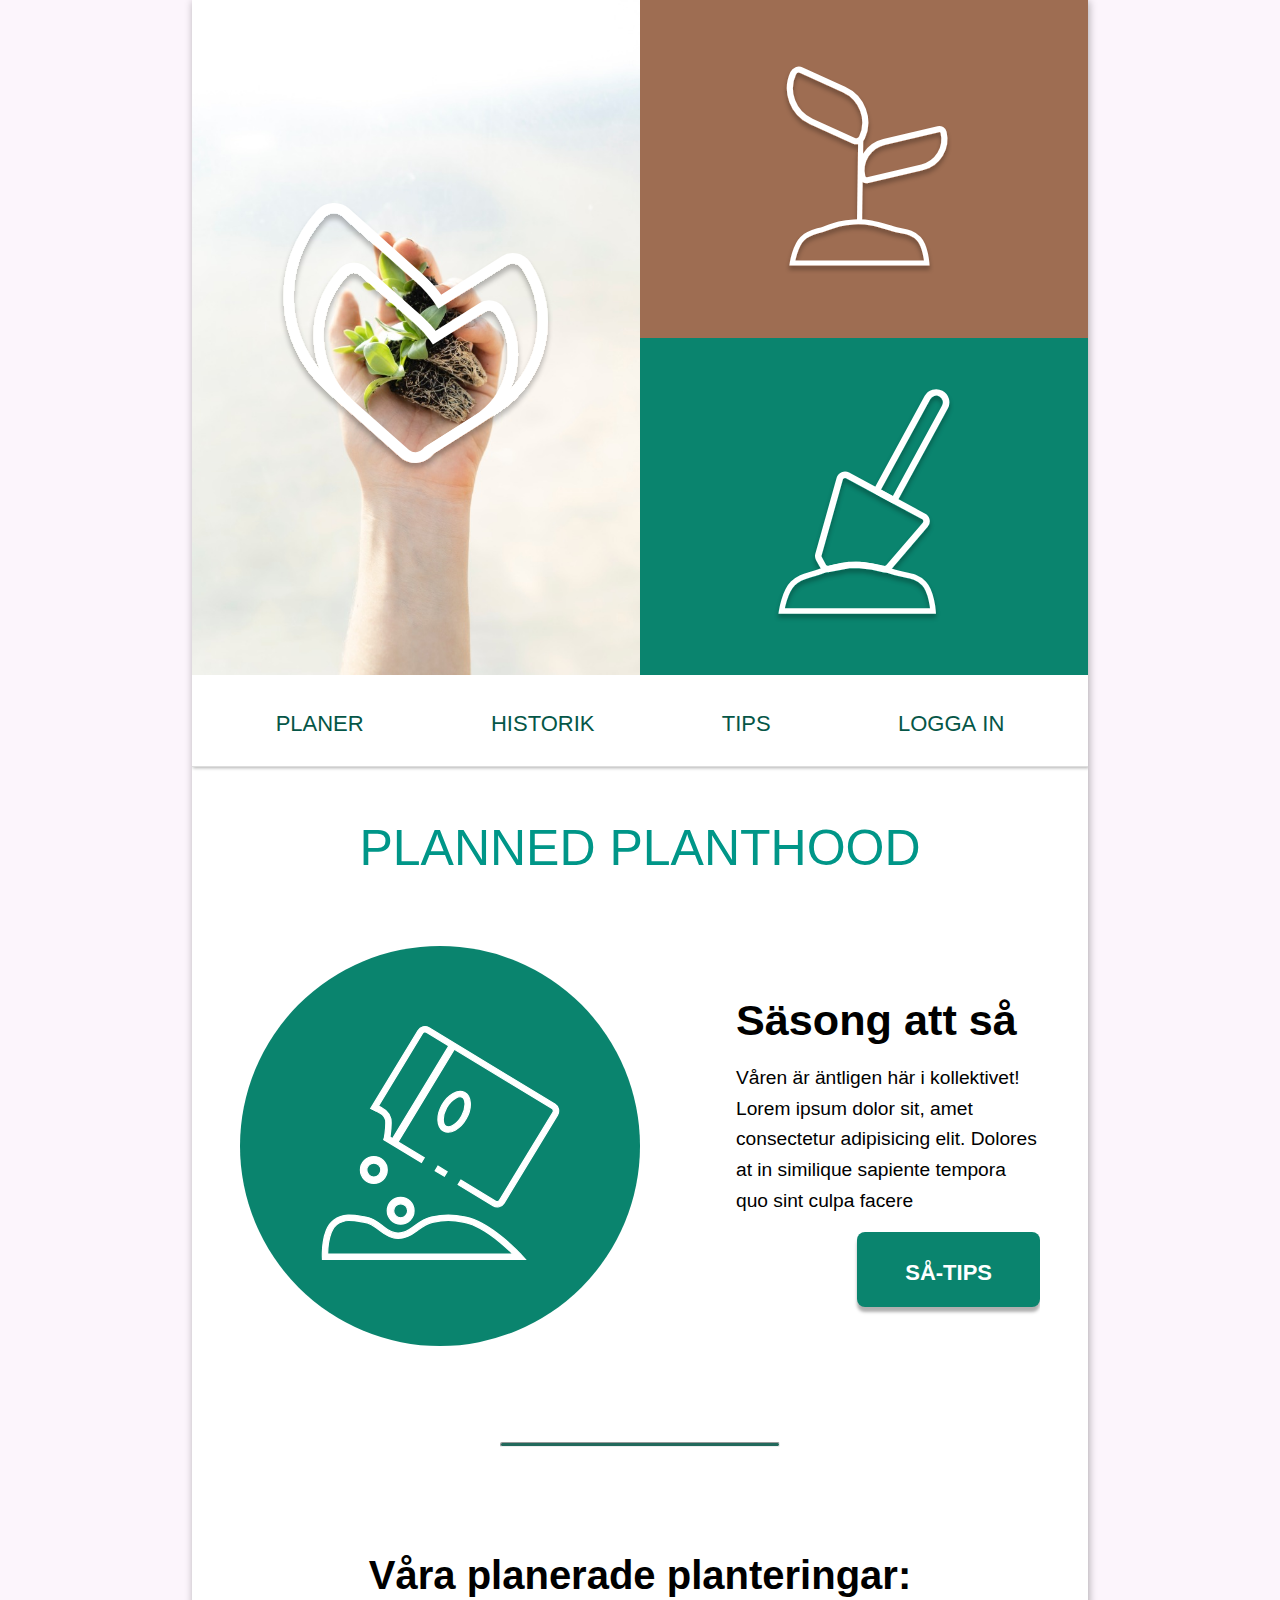
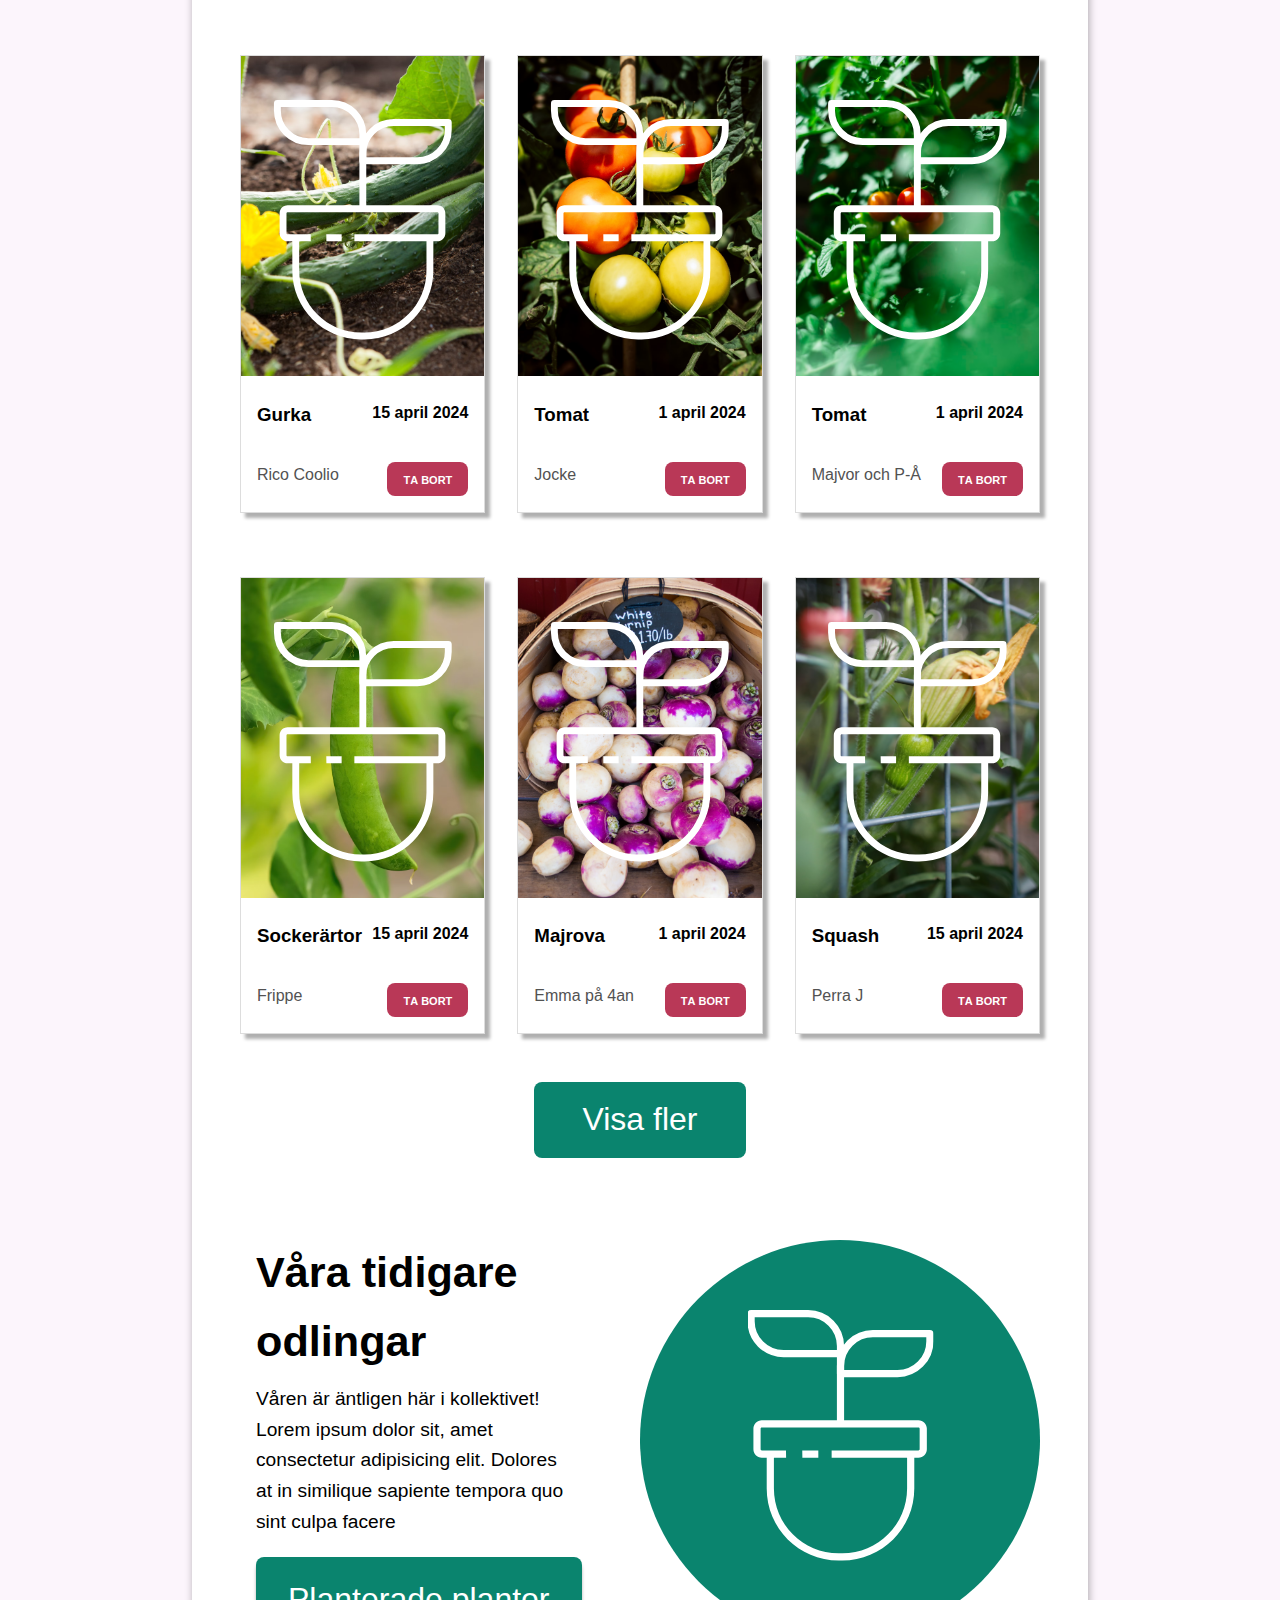
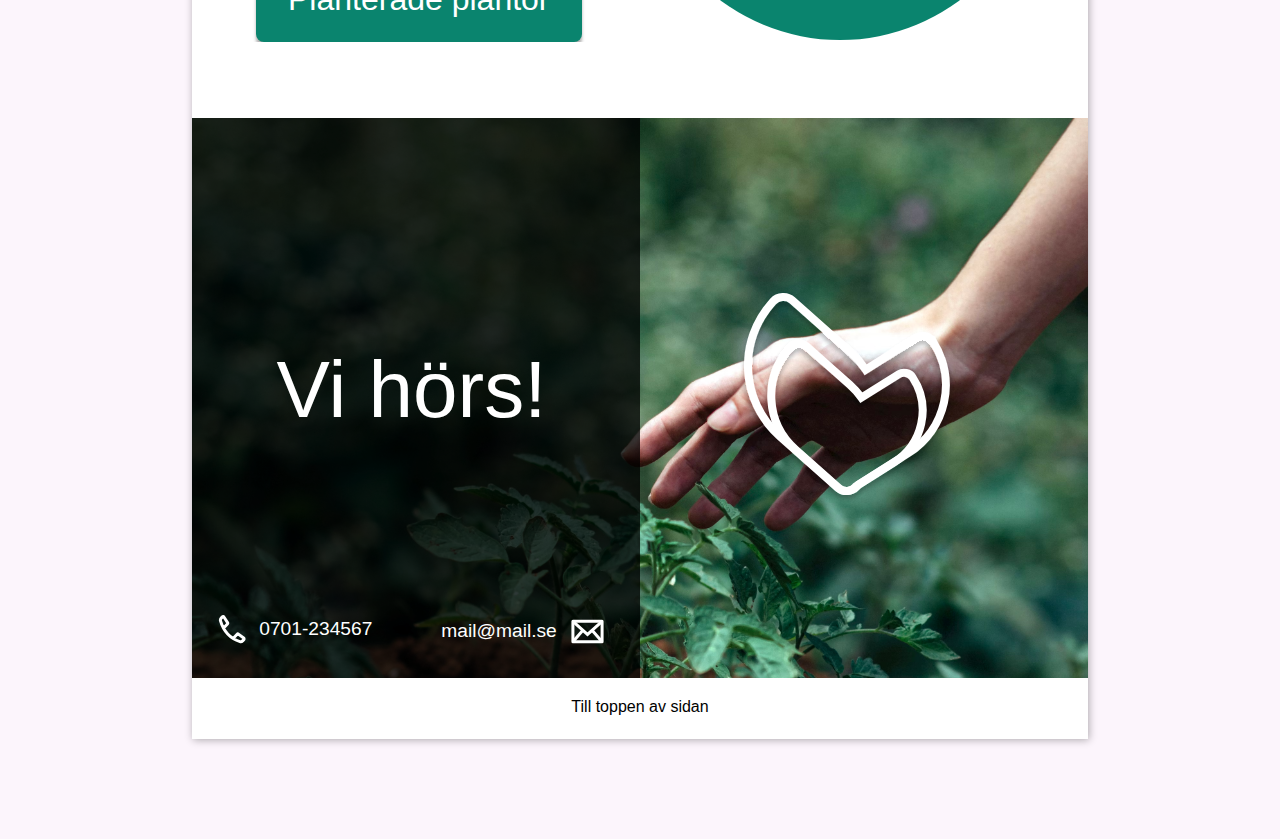
<file: index.html>
<!DOCTYPE html>
<html lang="en">

<head>
  <meta charset="UTF-8" />
  <meta name="viewport" content="width=device-width, initial-scale=1.0">
  <title>Planned Planthood</title>
  
  <link rel="stylesheet" href="styles.css">
  <link rel="stylesheet" href="https://cdnjs.cloudflare.com/ajax/libs/font-awesome/6.0.0-beta3/css/all.min.css">
</head>

<body>
  <div class="wrapper">
    <header class="header">
      <img src="./assets/images/hand.jpeg" alt="Header Image" class="header__image" />
      <img src="./assets/icons/Logo.svg" alt="Logo" class="header__center-icon" />
      
      <section class="header__icons">
          <figure class="header__section--first">
              <img src="./assets/icons/seedling.svg" alt="seedling" class="header__first-icon" />
          </figure>
          <figure class="header__section--second">
              <img src="./assets/icons/dig.svg" alt="dig" class="header__second-icon" />
          </figure>
      </section>
  
      <a href="./mina-sidor.html" class="header__menu-icon">
        <i class="fa-solid fa-bars"></i>
      </a>
  </header>
  

    <nav class="nav">
      <a href="#">Planer</a>
      <a href="#">Historik</a>
      <a href="#">Tips</a>
      <a href="./mina-sidor.html">Logga in</a>
    </nav>

    <main class="main-content">
      <section class="intro-section">
        <h1>Planned Planthood</h1>
        <article class="season">
          <section class="season__icon">
          <figure>
            <img src="./assets/icons/Vectorseedpackage.svg" alt="seedpackage" class="season__icon--icon"/>
          </figure>
          </section>
          <section class="season__content">
            <h2>Säsong att så</h2>
            <p>Våren är äntligen här i kollektivet!</p>
            <p>Lorem ipsum dolor sit, amet consectetur adipisicing elit. Dolores at in similique sapiente tempora quo sint culpa facere</p>
            <button class="btn btn--primary">Så-Tips</button>
          </section>
        </article>
      </section>
      <hr class="line-part">

      <section class="planned-section">
        <h2>Våra planerade planteringar:</h2>
        <section class="card-grid">
          <article class="card card--one">
            <figure class="image-container">
                <img class="image-container--fix" src="./assets/images/gurka.avif" alt="gurka" />
                <img class="icon-class" src="./assets/icons/plant.svg" alt="plant" />
            </figure>
            <section class="info-text">
            <h3>Gurka</h3>
            <p>15 april 2024</p>
            </section>
            <section class="info-btn">
            <p>Rico Coolio</p>
            <button class="btn btn--danger">Ta Bort</button>
            <i class="fas fa-trash-alt trash-icon"></i>
            </section>
        </article>
        
          <article class="card card--two">
            <figure class="image-container">
              <img class="image-container--fix" src="./assets/images/tomater.avif" alt="tomater" />
              <img class="icon-class" src="./assets/icons/plant.svg" alt="plant" />
            </figure>
            <section class="info-text">
              <h3>Tomat</h3>
              <p>1 april 2024</p>
              </section>
              <section class="info-btn">
              <p>Jocke</p>
              <button class="btn btn--danger">Ta Bort</button>
              <i class="fas fa-trash-alt trash-icon"></i>
            </section>
          </article>

          <article class="card card--three">
            <figure class="image-container">
              <img class="image-container--fix" src="./assets/images/tomat.avif" alt="tomat" />
              <img class="icon-class" src="./assets/icons/plant.svg" alt="plant" />
            </figure>
            <section class="info-text">
            <h3>Tomat</h3>
            <p>1 april 2024</p>
            </section>
            <section class="info-btn">
            <p>Majvor och P-Å</p>
            <button class="btn btn--danger">Ta Bort</button>
            <i class="fas fa-trash-alt trash-icon"></i>
          </section>
          </article>
          
          <article class="card card--four">
            <figure class="image-container">
              <img class="image-container--fix" src="./assets/images/ärta.avif" alt="ärta" />
              <img class="icon-class" src="./assets/icons/plant.svg" alt="plant" />
            </figure>
            <section class="info-text">
              <h3>Sockerärtor</h3>
              <p>15 april 2024</p>
              </section>
              <section class="info-btn">
                <p>Frippe</p>
              <button class="btn btn--danger">Ta Bort</button>
              <i class="fas fa-trash-alt trash-icon"></i>
            </section>
          </article>

          <article class="card card--five">
            <figure class="image-container">
            <img class="image-container--fix" src="./assets/images/lilagrönsak.avif" alt="lilagrönsak" />
            <img class="icon-class" src="./assets/icons/plant.svg" alt="plant" />
          </figure>
          <section class="info-text">
            <h3>Majrova</h3>
            <p>1 april 2024</p>
            </section>
            <section class="info-btn">
            <p>Emma på 4an</p>
            <button class="btn btn--danger">Ta Bort</button>
            <i class="fas fa-trash-alt trash-icon"></i>
          </section>
          </article>

          <article class="card card--six">
            <figure class="image-container">
            <img class="image-container--fix" src="./assets/images/cloesupväxt.avif" alt="cloesup växt" />
            <img class="icon-class" src="./assets/icons/plant.svg" alt="plant" />
          </figure>
          <section class="info-text">
            <h3>Squash</h3>
            <p>15 april 2024</p>
            </section>
            <section class="info-btn">
              <p>Perra J</p>
            <button class="btn btn--danger">Ta Bort</button>
            <i class="fas fa-trash-alt trash-icon"></i>
          </section>

          </article>
        </section>
        <button class="btn btn--read-more">Visa fler</button>
        </section>


      <section class="previous-section">
        <article class="old-stuff">
          <section class="old-stuff__icon">
          <figure>
            <img src="./assets/icons/plant.svg" alt="plant" class="old-stuff__icon--icon"/>
          </figure>
          </section>
          <section class="old-stuff__content">
            <h2>Våra tidigare odlingar</h2>
            <p>Våren är äntligen här i kollektivet!</p>
            <p>Lorem ipsum dolor sit, amet consectetur adipisicing elit. Dolores at in similique sapiente tempora quo sint culpa facere</p>
            <button class="btn btn--secondary">Planterade plantor</button>
          </section>
        </article>
      </section>
    </main>
    <footer class="footer">
      <section class="footer__content">
          <section class="footer__content--image">
              <div class="overlay"></div> 
              <section class="footer__content--text">     
                  <section class="footer-text">
                      <p>Vi hörs!</p>
                  </section> 
                  <section class="footer-numbers">
                      <p>
                        <img src="./assets/icons/telephone.svg" alt="Phone Icon" class="number-icon"> 0701-234567
                      </p>
                      <p>
                        mail@mail.se  <img src="./assets/icons/envelope.svg" alt="Envelope Icon" class="number-icon">
                      </p>
                  </section>
              </section>
              <img src="./assets/images/handsidan.avif" alt="Footer Image" class="content-image" />
              <img src="./assets/icons/Logo.svg" alt="Logo" class="content-icon" />
          </section>
      </section>
      <section class="toppen">
          <a href="#top" class="footer__top">Till toppen av sidan</a>
      </section>
  </footer>
  
  </div>
</body>

</html>
</file>
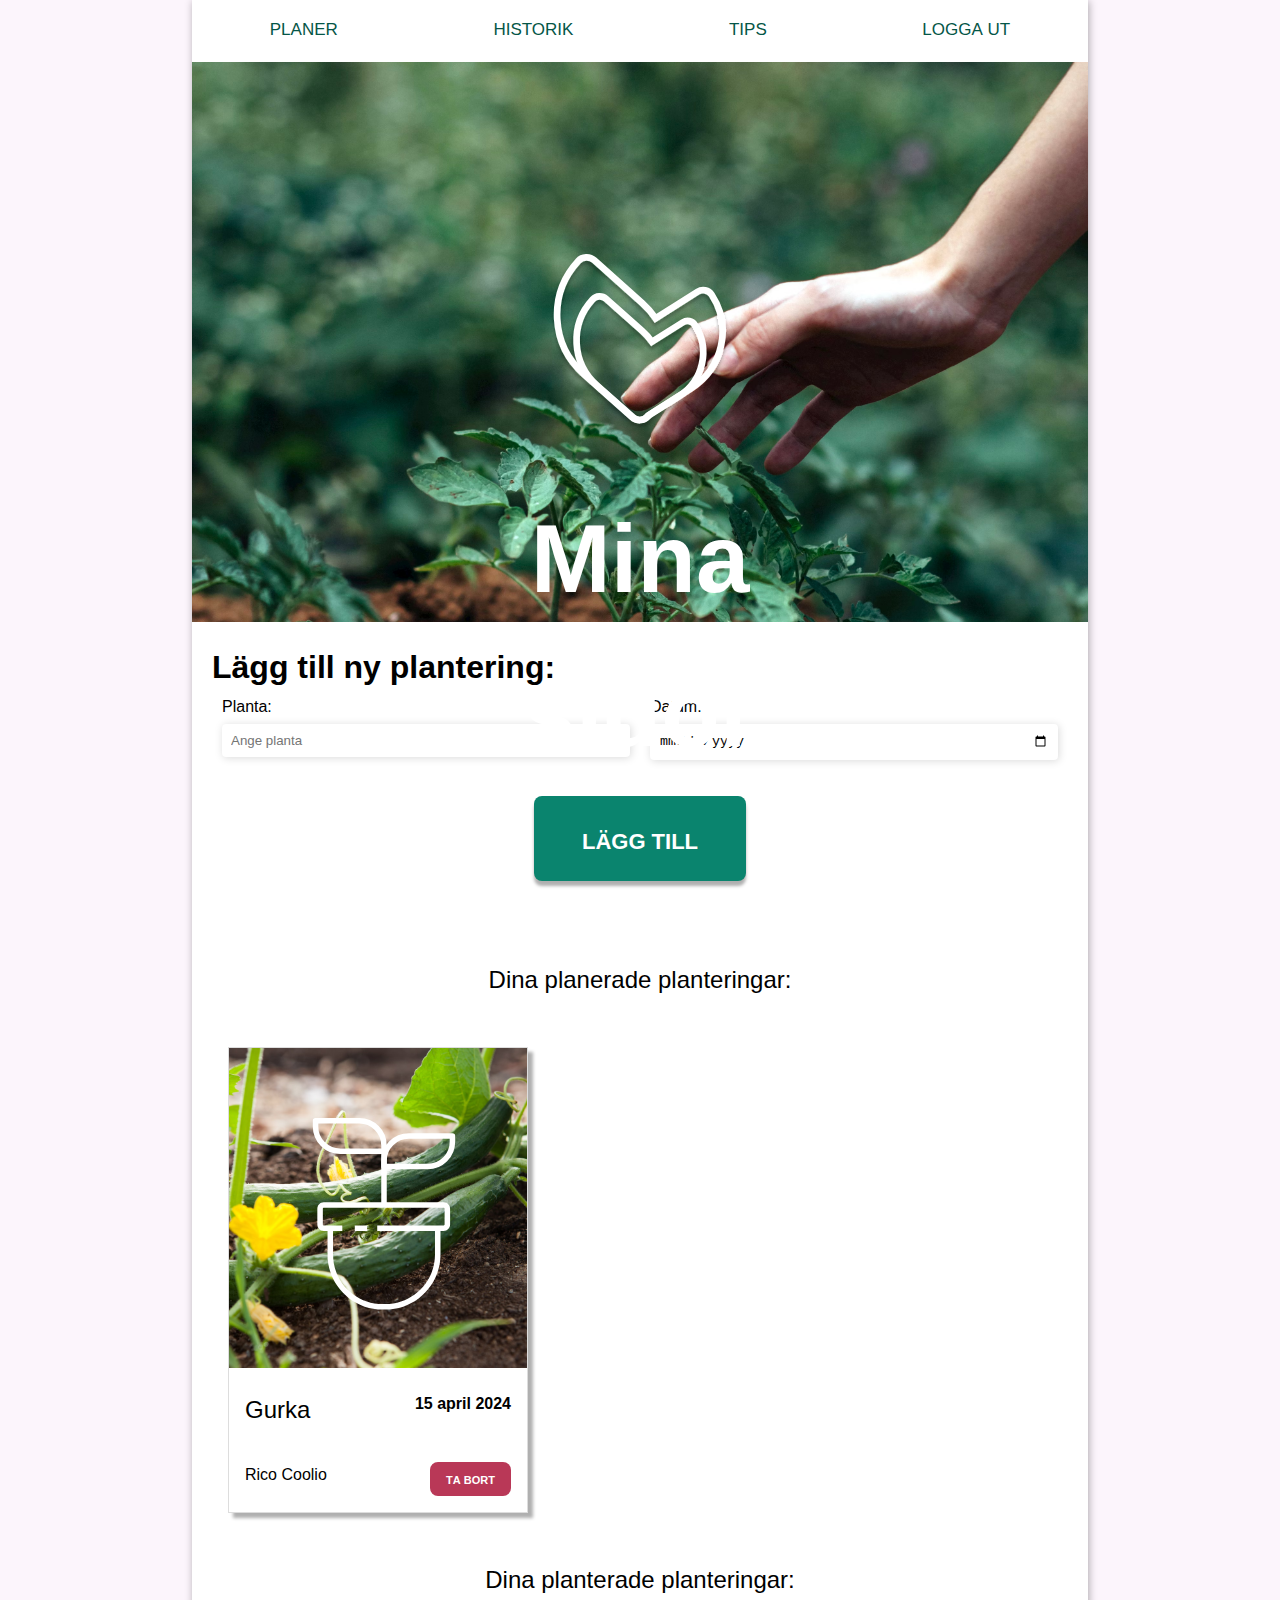
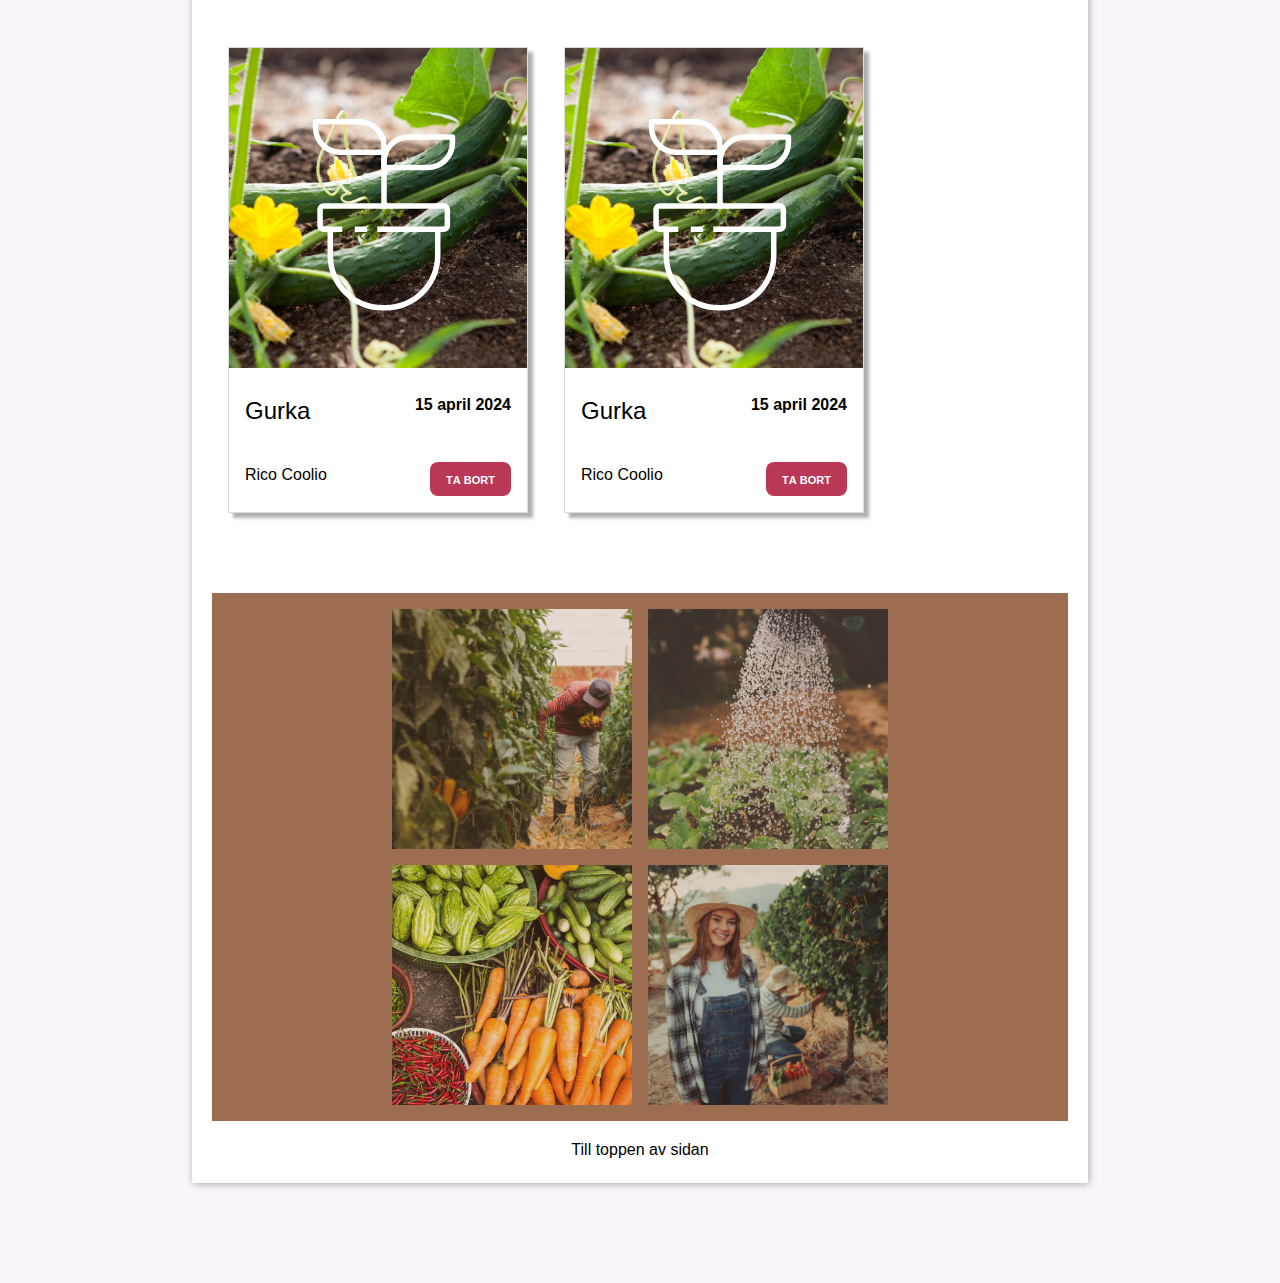
<file: mina-sidor.html>
<!DOCTYPE html>
<html lang="en">
    
<head>
    <meta charset="UTF-8">
    <meta name="viewport" content="width=device-width, initial-scale=1.0">
    <title>Document</title>
     
  <link rel="stylesheet" href="./mina-sidor.css">
  <link rel="stylesheet" href="https://cdnjs.cloudflare.com/ajax/libs/font-awesome/6.0.0-beta3/css/all.min.css">
</head>
<body>
    <div class="wrapper">
        <header class="header">
            <nav class="nav">
                <a href="#">Planer</a>
                <a href="#">Historik</a>
                <a href="#">Tips</a>
                <a href="./index.html">Logga ut</a>
              </nav>
              <section class="header__content">
              <img src="./assets/images/handsidan.avif" alt="Header Image" class="header-image" />
              <img src="./assets/icons/Logo.svg" alt="Center Icon" class="header-logo" />
              <section class="header-logo-text">
                <h1>Mina sidor</h1>
              </section>

              <a href="./index.html" class="header__menu-icon">
                <i class="fa-solid fa-bars"></i>
                </a>
              </section>
        </header>
    <main class="main-content">
            <h2>Lägg till ny plantering:</h2>
        <section class="plantering-section">
            <section class="input-row">
                <section class="input-group">
                    <label for="planta">Planta:</label>
                    <input type="text" id="planta" placeholder="Ange planta" />
                </section>
                <section class="input-group">
                    <label for="datum">Datum:</label>
                    <input type="date" id="datum" />
                </section>
            </section>
        </section>
        <section class="button-section">
            <button class="btn btn--primary">Lägg till</button>
        </section>
        <section class="plantering-text">
        <h3>Dina planerade planteringar:</h3>
        </section>
        <section class="plantor-section">
            <article class="card card--one">
                <figure class="image-container">
                    <img class="image-container--fix" src="./assets/images/gurka.avif" alt="Gurka" />
                    <img class="icon-class" src="./assets/icons/plant.svg" alt="plant" />
                </figure>
                <section class="info-text">
                    <h3>Gurka</h3>
                    <p>15 april 2024</p>
                </section>
                <section class="info-btn">
                    <p>Rico Coolio</p>
                    <button class="btn btn--danger">Ta Bort</button>
                    <i class="fas fa-trash-alt trash-icon"></i>
                </section>
            </article>
        </section>

        <section class="planterade-text">
            <h3>Dina planterade planteringar:</h3>
            </section>
            <section class="card-flex">
                <article class="card card--one">
                  <figure class="image-container">
                      <img class="image-container--fix" src="./assets/images/gurka.avif" alt="Gurka" />
                      <img class="icon-class" src="./assets/icons/plant.svg" alt="plant" />
                  </figure>
                  <section class="info-text">
                  <h3>Gurka</h3>
                  <p>15 april 2024</p>
                  </section>
                  <section class="info-btn">
                  <p>Rico Coolio</p>
                  <button class="btn btn--danger">Ta Bort</button>
                  <i class="fas fa-trash-alt trash-icon"></i>
                  </section>
              </article>

              <article class="card card--one">
                <figure class="image-container">
                    <img class="image-container--fix" src="./assets/images/gurka.avif" alt="Gurka" />
                    <img class="icon-class" src="./assets/icons/plant.svg" alt="plant" />
                </figure>
                <section class="info-text">
                <h3>Gurka</h3>
                <p>15 april 2024</p>
                </section>
                <section class="info-btn">
                <p>Rico Coolio</p>
                <button class="btn btn--danger">Ta Bort</button>
                <i class="fas fa-trash-alt trash-icon"></i>
                </section>
            </article>
            </section>

            <footer class="footer">
                <section class="footer__content">
                    <figure class="image-row">
                        <img src="./assets/images/plockar.avif" alt="Footer Image" class="content-image" />
                        <img src="./assets/images/vattenkanna.avif" alt="Footer Image" class="content-image" />
                    </figure>
                    <figure class="image-row">
                        <img src="./assets/images/massagrönsaker.avif" alt="Footer Image" class="content-image" />
                        <img src="./assets/images/tjejmedhatt.avif" alt="Footer Image" class="content-image" />
                    </figure>
                    <div class="overlay"></div>
                </section>
                <section class="toppen">
                    <a href="#top" class="footer__top">Till toppen av sidan</a>
                </section>
            </footer>
            
        </div>
    </main>

    </section>
</body>
</html>
</file>
<file: styles.css>
* {
    box-sizing: border-box;
    margin: 0;
    padding: 0;

}

body {
    font-family: Arial, sans-serif;
    line-height: 1.6;
    background-color: #FCF5FC;
}

.wrapper {
    margin-right: auto;
    margin-left: auto;
    max-width: 70%;
    background-color: #ffff;
    overflow: hidden;
    box-shadow: 1px 1px .5rem rgba(0, 0, 0, 0.315);
    margin-bottom: 100px;  
}

/* HEADER */
.header {
    display: grid;
    grid-template-columns: 50% 50%;
    height: 75vh;
    background-color: #f4f4f4;
    max-width: 100%;
    overflow: hidden;
    position: relative;
}

.header__section--first,
.header__section--second {
    display: flex;
    justify-content: center;
    align-items: center;
    max-width: 100%;
    max-height: 100%;
    overflow: hidden;
}

.header__section--first {
    background-color: #9E6D52;
}

.header__section--second {
    background-color: #0A846E;
}

.header__image {
    grid-column: 1 / 2;
    width: 100%;
    height: 100%;
    object-fit: cover;   
}

.header__icons {
    display: grid;
    grid-template-rows: 1fr 1fr;

}

.header__first-icon,
.header__second-icon {
    width: 40%;
    height: 80%;
}

.header__center-icon {
    position: absolute;
    top: 50%;
    left: 25%; 
    transform: translate(-50%, -50%);
    min-width: 40%;
    max-height: 40%;
  }

  header .header__menu-icon  {
    position: absolute; 
    top: 20px; 
    right: 20px; 
    font-size: 2rem; 
    color: #aaaaaa; 
    display: none;
}

/* NAV MENU */
.nav {
    display: flex;
    justify-content: space-around;
    background-color: #fff;
    padding: 20px;
    border-bottom: 1px solid #ddd;
    box-shadow: 1px 1px .2rem rgba(0, 0, 0, 0.315);
}

.nav a {
    color: #055647;
    text-decoration: none;
    font-size: 2rem;
 
    font-variant-caps: all-petite-caps;
}


.main-content {
    padding: 1rem;
    margin-left: 2rem;
    margin-right: 2rem;
}

/* PLANNED PLANTHOOD */
.intro-section {
    text-align: center;
    margin-bottom: 40px;
    max-width: 100%;

}
.intro-section h1 {
    color: #009688;
    font-size: 4.5rem;
    font-variant-caps:all-petite-caps;
    margin-bottom: 3rem;
    font-weight: 500;
}

.season {
    display: flex;
    flex-direction: row;
    align-items: center;
    gap: 5rem;
    max-width: 100%;
    overflow: hidden;

}
.season__icon {
    display: flex;
    justify-content: center;
    align-items: center;     
    background-color:#0A846E;
    min-height: 25rem;
    min-width: 25rem;
    border-radius: 100%;
}

.season img {
    max-width: 100%;
    position: relative;
    transform: scale(1.2); 
}

.season__content { 
    display: flex;
    flex-direction: column;
    justify-content: flex-start;
    align-items: flex-start;
    max-width: 100%;
    text-align: start;
    margin-left: 1rem;
}

.season__content h2 {
    font-size: 2.7rem;
    margin-bottom: .5rem;
}

.season__content p {
    font-size: 1.2rem;
}

/* KNAPPAR */
.btn {
    font-variant-caps:all-petite-caps;
    background-color: #0A846E;
    border: none;
    cursor: pointer;
    font-weight: bold;
    white-space: nowrap;
    font-size: 2rem;
    border-radius: .5rem;
    font-weight: 600;
    padding: 1.2rem 3rem;
}

.btn--primary {

    color: #fff;
    margin: 5% 0 0 auto;
    box-shadow: 0px 5px .2rem rgba(0, 0, 0, 0.315);
    font-size: 2rem;

}

.btn--secondary {
    color: #fff;
    padding: 1.5rem 2rem;
    margin-top: 5%;
    box-shadow: 0px 5px .2rem rgba(0, 0, 0, 0.315);
    font-variant-caps:normal;
    font-weight: 500;
}

.btn--danger {
    padding: .5rem 1rem;
    background-color: #B93857;
    color: #fff;
    font-size: 1rem;
    max-width: 45%;
}

.btn--read-more {
    color: #fff;
    font-variant-caps:normal;
    font-weight: 500;
}


/* DIV LINJE */
.line-part {
    width: 35%; 
    background: #22695C; 
    height: .3rem; 
    margin: 6rem auto 6rem auto;
    border-radius: 5px;

}

/* VÅRA PLANTOR GRID */
.planned-section {
    text-align: center;
    margin-bottom: 40px;
}

.planned-section h2 {
    font-size: 2.5rem;
    margin-bottom: 3rem;
}

.card-grid {

    display: grid;
    grid-template-columns: 1fr 1fr 1fr;
    grid-template-rows: auto;
    grid-template-areas: 
    "object-one object-two object-three"
    "object-four object-five object-six";
    column-gap: 2rem;
    row-gap: 4rem;
    margin-bottom: 3rem;


}

.card {
    background-color: #fff;
    border: 1px solid #ddd;
    box-shadow: 5px 5px .2rem rgba(0, 0, 0, 0.315);
    display: flex;
    flex-direction: column;
    align-content: center; 

}


.image-container {
    position: relative;
}

.image-container img {
    width: 100%;     
    height: 20rem; 
    
}
.image-container--fix {
    object-fit: cover; 
}

.icon-class {
    position: absolute; 
    top: 50%; 
    left: 50%; 
    transform: translate(-50%, -50%); 
    max-height: 15rem;
}

.info-text {
    display: flex;
    flex-direction: row;
    justify-content: space-between;
    margin: 1rem;
    font-weight: 600;
}

.info-btn {
    display: flex;
    flex-direction: row;
    justify-content: space-between;
    margin: 1rem;
}

.info-btn p {
    color: #525252;
}

.card--one {
    grid-area: object-one;
}

.card--two {
    grid-area: object-two;
}

.card--three {
    grid-area: object-three;
}

.card--four {
    grid-area: object-four;
}

.card--five {
    grid-area: object-five;
}

.card--six {
    grid-area: object-six;
}

.info-btn .trash-icon {
    font-size: 2rem; 
    display: none;
    color: #B93857;
}

/* VÅRA TIDIGARE ODLINGAR */
.previous-section {
    text-align: center;
    margin-bottom: 40px;
    max-width: 100%;

}
.previous-section h1 {
    color: #009688;
    font-size: 4.5rem;
    font-variant-caps:all-petite-caps;
    margin-bottom: 3rem;
    font-weight: 500;
}

.old-stuff {
    display: flex;
    flex-direction: row-reverse;
    align-items: center;
    max-width: 100%;
    overflow: hidden;
    margin-top: 5rem;
}
.old-stuff__icon {
    display: flex;
    justify-content: center;
    align-items: center;     
    background-color:#0A846E;
    min-height: 25rem;
    min-width: 25rem;
    border-radius: 100%;
}

.old-stuff img {
    max-width: 100%;
    position: relative;
    transform: scale(1.2); 
}

.old-stuff__content { 
    display: flex;
    flex-direction: column;
    justify-content: flex-start;
    align-items: flex-start;
    max-width: 100%;
    text-align: start;
    margin-left: 1rem; 

}

.old-stuff__content h2 {
    font-size: 2.7rem;
    margin-bottom: .5rem;
}

.old-stuff__content p {
    font-size: 1.2rem;
    text-align: start;
    padding-right: 20%;
}


/* FOOTER */
.footer {
    text-align: center;
    position: relative;
    padding: 20px 0;
}

.footer__content {
    position: relative;
    display: flex;
    flex-direction: column;
    justify-content: flex-start;
    height: 100%;
}

.footer__content--image {
    max-height: 35rem;
    overflow: hidden;
    display: flex;
    width: 100%;
    position: relative;
}

.overlay {
    position: absolute;
    left: 0;
    top: 0;
    width: 50%; 
    height: 100%;
    background-color: rgba(0, 0, 0, 0.781); 
    z-index: 1;
}

.footer__content--image .content-image {
    width: 100%;
    height: auto;
    object-fit: cover; 
}

.footer__content--text {
    position: absolute;
    left: 2%;
    top: 50%;
    transform: translateY(-50%);
    color: #fff;
    text-align: left;
    z-index: 2; 
    width: 45%; 
    display: flex;
    flex-direction: column;
}

.footer-text {
    text-align: left;
    margin-bottom: 1rem; 
    font-size: 5rem; 
    display: flex;
    justify-content: center;
}

.footer-numbers {
    position: absolute;
    top: 200%;
    left: 0;
    right: 0;
    display: flex;
    justify-content: space-between;
    color: #fff;
    font-size: 1.2rem;
}

.content-icon {
    position: absolute;
    right: 15%; 
    top: 50%;
    transform: translateY(-50%);
    max-height: 20rem;
    width: auto;
    z-index: 2;
}

.number-icon {
    height: auto;
    margin-right: .5rem;
    margin-left: .5rem; 
    vertical-align: middle; 
}

.footer__top {
    text-decoration: none;
    color: #000;
    margin-top: 1rem;
    display: block;
}


/* SCREEN 640-1250 */
@media screen and (min-width: 640px) and (max-width: 1250px) {
       
    .wrapper {
      max-width: 90%; 
      margin-left: auto;
      margin-right: auto;
    }
  
    .header {
      display: flex;
      flex-direction: column;
      height: auto;
    }

    .header__image {
        height: 25rem;
    }

    .header__center-icon {
        position: absolute;
        top: 25%;
        left: 50%; 
        transform: translate(-50%, -50%);
        max-width: 100%;
        
      }
      

      .header__icons {
        display: flex;
        flex-direction: row;
        width: 100%; 
        justify-content: space-between;
        background-color: inherit;
        
    }

    .header__section--first {
        width: 50%; ;
    }
    
    .header__section--second {
        width: 50%; 
    }


    .header .header__menu-icon {
        display: block; 
    }
    

    .nav {
        display: none;
    }


       
    .season {
        display: flex;
        flex-direction: column-reverse; 
        gap: 3rem; 
    }

    .season__icon {
        max-height: 15rem; 
        max-width: 100%;
        margin: 0 auto;
    }
  
    .season__content {
        align-items: center;
        text-align: center;
        margin-left: 0;
    }

    .btn {
        margin-left: 0; 
        margin-right: auto;
        margin-left: auto;
        padding: 1rem 2rem; 
    }

    .card-grid {
        display: grid;
        grid-template-columns: 1fr 1fr;
        grid-template-rows: auto;
        grid-template-areas: 
            "object-one object-two"
            "object-three object-four"
            "object-five object-six";
    }

    .btn--danger {
        display: none; 
    }

    .info-btn .trash-icon {
        display: block;
    }

    .old-stuff {
        display: flex;
        flex-direction: column;
        gap: 3rem; 
    }

    .old-stuff__icon {
        max-height: 15rem; 
        max-width: 100%;
        margin: 0 auto;
    }
  
    .old-stuff__content {
        align-items: center;
        text-align: center; 
        margin-left: 0; 
    }
    .old-stuff__content p {
        font-size: 1.2rem;
        text-align: start;
        padding-left: 20%;
    }
    
    .footer__content--image {
        position: relative; 
        max-height:  100%; 
    }

    .overlay {
        position: absolute;
        top: 50%;
        width: 100%;
        height: 50%;
        background-color: rgba(0, 0, 0, 0.781); 
        z-index: 1;
    }

    .footer__content--text {
        position: absolute;
        left: 50%;
        top: 70%; 
        transform: translate(-50%, -50%);
        color: #fff;
        text-align: center;
        z-index: 2; 
        width: 90%;
    }

    .footer-numbers {
        position: absolute;
        top: 250%;
        bottom: 0;
        left: 0;
        right: 0;
        display: flex;
        justify-content: space-between;
        color: #fff;
        font-size: 1.2rem;
        padding: 10px;
    }

    .content-icon {
        position: absolute;
        right: 25%; 
        top: 25%;
        transform: translateY(-50%);
        min-height: 25rem;
        max-height: 27rem;
        width: auto;
        z-index: 2;
    }
}

    @media screen and (min-width: 760px) and (max-width: 865px) {
        .content-icon {
            right: 15%; 
            top: 25%;
    }


}

@media screen and (min-width: 640px) and (max-width: 765px) {
    .footer-numbers {
        top: 210%;
    }

    .content-icon {
        right: 15%; 
        top: 25%;
}
}

  
/* SCREEN FÖR under 650px */
@media screen and (max-width: 650px) {
    .wrapper {
      max-width: 90%; 
      margin-left: auto;
      margin-right: auto;
    }
  
    .header {
      display: flex;
      flex-direction: column;
      height: auto;
    }

    .header__image {
        height: 25rem;
    }

    .header__center-icon {
        position: absolute;
        top: 35%;
        left: 50%; 
        transform: translate(-50%, -50%);
        max-width: 100%;
        
      }
      
      .header__icons {
        display: flex;
        flex-direction: row;
        width: 100%; 
        justify-content: space-between;
        background-color: inherit;
        
    }
    .header__section--first {
        width: 50%; ;
    }
    
    .header__section--second {
        width: 50%; 
    }

 .intro-section h1,
 .intro-section h2 {
        font-size: 2rem;

    }

    .header .header__menu-icon {
        display: block; 
    }

    .nav {
        display: none;
    }

       
    .season {
        display: flex;
        flex-direction: column-reverse;
        gap: 3rem; 
    }

    .season__icon {
        display: flex;
        justify-content: center;
        align-items: center;     
        background-color:#0A846E;
        min-height: 15rem;
        min-width: 15rem;
        border-radius: 100%;
    }
  
    .season img {
        max-width: 50%;
        position: relative;
        transform: scale(1.5); 
    }

    .season__content {
        align-items: center; 
        text-align: center;
        margin-left: 0; 
    }
    .old-stuff__content h2 {
        font-size: 2rem;
        
    }

    .btn {
        margin-left: 0; 
        margin-right: auto;
        margin-left: auto;
        padding: .5rem .5rem; 
    }

    .card-grid {
        display: grid;
        grid-template-columns: 1fr ;
        grid-template-rows: auto;
        grid-template-areas: 
            "object-one" 
            "object-two"
            "object-three" 
            "object-four"
            "object-five"
            "object-six";
    }

    .btn--danger {
        display: none; 
    }

    .info-btn .trash-icon {
        display: block;
    }

    .old-stuff {
        display: flex;
        flex-direction: column;
        gap: 3rem; 
    }

    .old-stuff__icon {
        display: flex;
        justify-content: center;
        align-items: center;     
        background-color:#0A846E;
        min-height: 15rem;
        min-width: 15rem;
        border-radius: 100%;
    }

    .old-stuff img {
        max-width: 50%;
        position: relative;
        transform: scale(1.5); 
    }
  
    .old-stuff__content {
        align-items: center;
        text-align: center; 
        margin-left: 0; 
    }
    .old-stuff__content p {
        font-size: 1.2rem;
        text-align: start;
        padding-left: 20%;
    }
    
    .footer__content--image {
        position: relative; 
        max-height:  100%; 
    }

    .overlay {
        position: absolute;
        top: 50%;
        width: 100%;
        height: 50%;
        background-color: rgba(0, 0, 0, 0.781); 
        z-index: 1;
    }

    .footer__content--text {
        position: absolute;
        left: 50%;
        top: 70%; 
        transform: translate(-50%, -50%);
        color: #fff;
        text-align: center;
        z-index: 2; 
        width: 90%;
    }

    .footer-numbers {
        position: absolute;
        top: 150%;
        bottom: 0;
        left: 0;
        right: 0;
        display: flex;
        justify-content: space-between;
        color: #fff;
        font-size: 1.2rem;
        padding: 10px;
    }

    .content-icon {
        position: absolute;
        right: 20%; 
        top: 25%;
        transform: translateY(-50%);
        min-height: 10rem;
        max-height: 15rem;
        width: auto;
        z-index: 2;
    }
}
</file>
<file: mina-sidor.css>
* {
    box-sizing: border-box;
    margin: 0;
    padding: 0;

}

body {
    font-family: Arial, sans-serif;
    line-height: 1.6;
    background-color: #FCF5FC;
}

.wrapper {
    margin-right: auto;
    margin-left: auto;
    max-width: 70%;
    background-color: #ffff;
    overflow: hidden;
    box-shadow: 1px 1px .5rem rgba(0, 0, 0, 0.315);
    margin-bottom: 100px;  
}


header .header__menu-icon  {
    position: absolute; 
    top: 20px; 
    right: 20px; 
    font-size: 2rem; 
    display: none;
    color: #fff; 

}

header {
    text-align: center;
    position: relative;
    margin-top: .5rem;
    
}
.header__content {
    position: relative;
    display: flex;
    flex-direction: column;
    justify-content: flex-start;
    height: 100%;
}
.header-image{
    max-height: 35rem;
    overflow: hidden;
    display: flex;
    height: auto;
    width: 100%;
    position: relative;
    object-fit: cover; 
}

header .header-logo {
    position: absolute; 
    top: 50%;
    left: 50%;
    width: 20%;
    transform: translate(-50%, -50%); 
}

header .header-logo-text {
    position: absolute;
    top: 75%; 
    left: 50%;
    transform: translateX(-50%);
    color: #fff;
    font-size: 3rem;

}

/* NAV MENU */
.nav {
    display: flex;
    justify-content: space-around;
    background-color: #fff;
    margin-bottom: 1rem;
}

.nav a {
    color: #055647;
    text-decoration: none;
    font-size: 1.5rem;
    font-variant-caps: all-petite-caps;
}


.main-content {
    padding: 20px;
}

h2{
font-size: 2rem;

}

h3{
    font-size: 1.5rem;
    text-align: center;
    font-weight: 400;
    white-space: nowrap;
    }



.input-row {
    display: flex;
    justify-content: space-between; 
}

.input-group {
    flex: 1;
    margin: 0 10px;
}

label {
    display: block;
    margin-bottom: 5px;
    font-weight: bold;
    font-size: 1rem;
    font-weight: 300;

}


input[type="text"],
input[type="date"] {
    width: 100%; 
    padding: 8px; 
    border: 1px solid #ffffff13;
    border-radius: 4px;
    box-sizing: border-box;
    box-shadow: 1px 1px .5rem rgb(218, 218, 218);
}


.btn {
    font-variant-caps:all-petite-caps;
    background-color: #0A846E;
    border: none;
    cursor: pointer;
    white-space: nowrap;
    font-size: 2rem;
    border-radius: .5rem;
    font-weight: 600;
    padding: 1.5rem 3rem;
}

.button-section {
    display: flex; 
    justify-content: center; 
    margin-top: 20px;
}

.btn--primary {
    color: #fff;
    margin-top: 1rem;
    margin-bottom: 5rem;
    box-shadow: 0px 5px .2rem rgba(0, 0, 0, 0.315);
}

.btn--danger {
    padding: .5rem 1rem;
    background-color: #B93857;
    color: #fff;
    font-size: 1rem;
    max-width: 45%;
}


.plantering-text {
    display: flex;
    justify-content: center;
    margin-bottom: 3rem;
}


.plantor-section {
    display: flex; 
    flex-direction: column;
    justify-content: center; 
    margin-top: 20px; 
}

.card {
    display: flex;
    flex-direction: column;
    max-width: 300px; 
    margin-right: 20px; 
    background-color: #fff;
    border: 1px solid #ddd;
    box-shadow: 5px 5px .2rem rgba(0, 0, 0, 0.315);
    overflow: hidden; 
    align-content: center; 
    margin-left: 1rem;
}

.image-container {
    position: relative; 

}

.image-container img {
    width: 100%;     
    height: 20rem; 
    
}

.image-container--fix {
    width: 100%; 
    height: 100%; 
    object-fit: cover; 
}

.icon-class {
    position: absolute; 
    top: 2%; 
    left: 2%; 
    width: 50px; 
    height: auto;
    padding: 4em; 
}

.info-text {
    display: flex;
    flex-direction: row;
    justify-content: space-between;
    margin: 1rem;
    font-weight: 600;
}

.info-btn {
    display: flex;
    flex-direction: row;
    justify-content: space-between;
    margin: 1rem;
}

.planterade-text {
    display: flex;
    justify-content: center;
    margin-bottom: 3rem;
    margin-top: 3rem;
}

.info-btn .trash-icon {
    font-size: 2rem; 
    display: none;
    color: #B93857;
}


.card-flex {
    display: flex;
    flex-direction: row;
    margin-bottom: 3rem;
}

.footer__content {
    display: flex;
    flex-direction: row; 
    flex-wrap: wrap; 
    gap: 1rem;
    justify-content: center;
    background-color: rgb(158, 109, 82);
    position: relative; 
    padding: 1rem; 
    margin-top: 5rem;
    overflow: hidden;
}

.image-row {
    display: flex; 
    gap: 1rem; 
}


.overlay {
    position: absolute; 
    top: 0;
    left: 0;
    right: 0;
    bottom: 0; 
    background-color: rgba(158, 109, 82, 0.253);
    z-index: 2; 

}

.footer__content img {
    height: 15rem; 
    width: 15rem; 
    object-fit: cover; 
    z-index: 1; 

}


.toppen {
    display: flex;
    justify-content: center;
}
.footer__top {
    text-decoration: none;
    color: #000;
    margin-top: 1rem;
    display: block;
}


@media screen and (max-width: 1000px) {
    h2 {
        margin-left: 4rem;
    }
    .header .header__menu-icon {
        display: block; 
    }

    header {
        margin: 0;
    }

    header .header-logo {
        position: absolute; 
        top: 40%;
        left: 50%;
        width: 40%;
        transform: translate(-50%, -50%); 
    }
    
    header .header-logo-text {
        position: absolute;
        top: 60%; 
        left: 50%;
        transform: translateX(-50%);
        color: #fff;

    }
    .input-group label {
        font-size: 1rem;
        font-weight: 300;
    }

    .input-row {
        display: flex;
        flex-direction: column;
        margin-top: 15px;
    }
    .btn--danger {
        display: none; 
    }

    .icon-class {
        display: none;
    }
    .info-btn .trash-icon {
        display: block;
    }
    .footer__content {
        flex-direction: column; 
        align-items: center; 
    }

    .image-row {
        display: flex; 
        gap: 1rem; 
    }

    header .nav {
        display: none; 

    }
}
</file>
